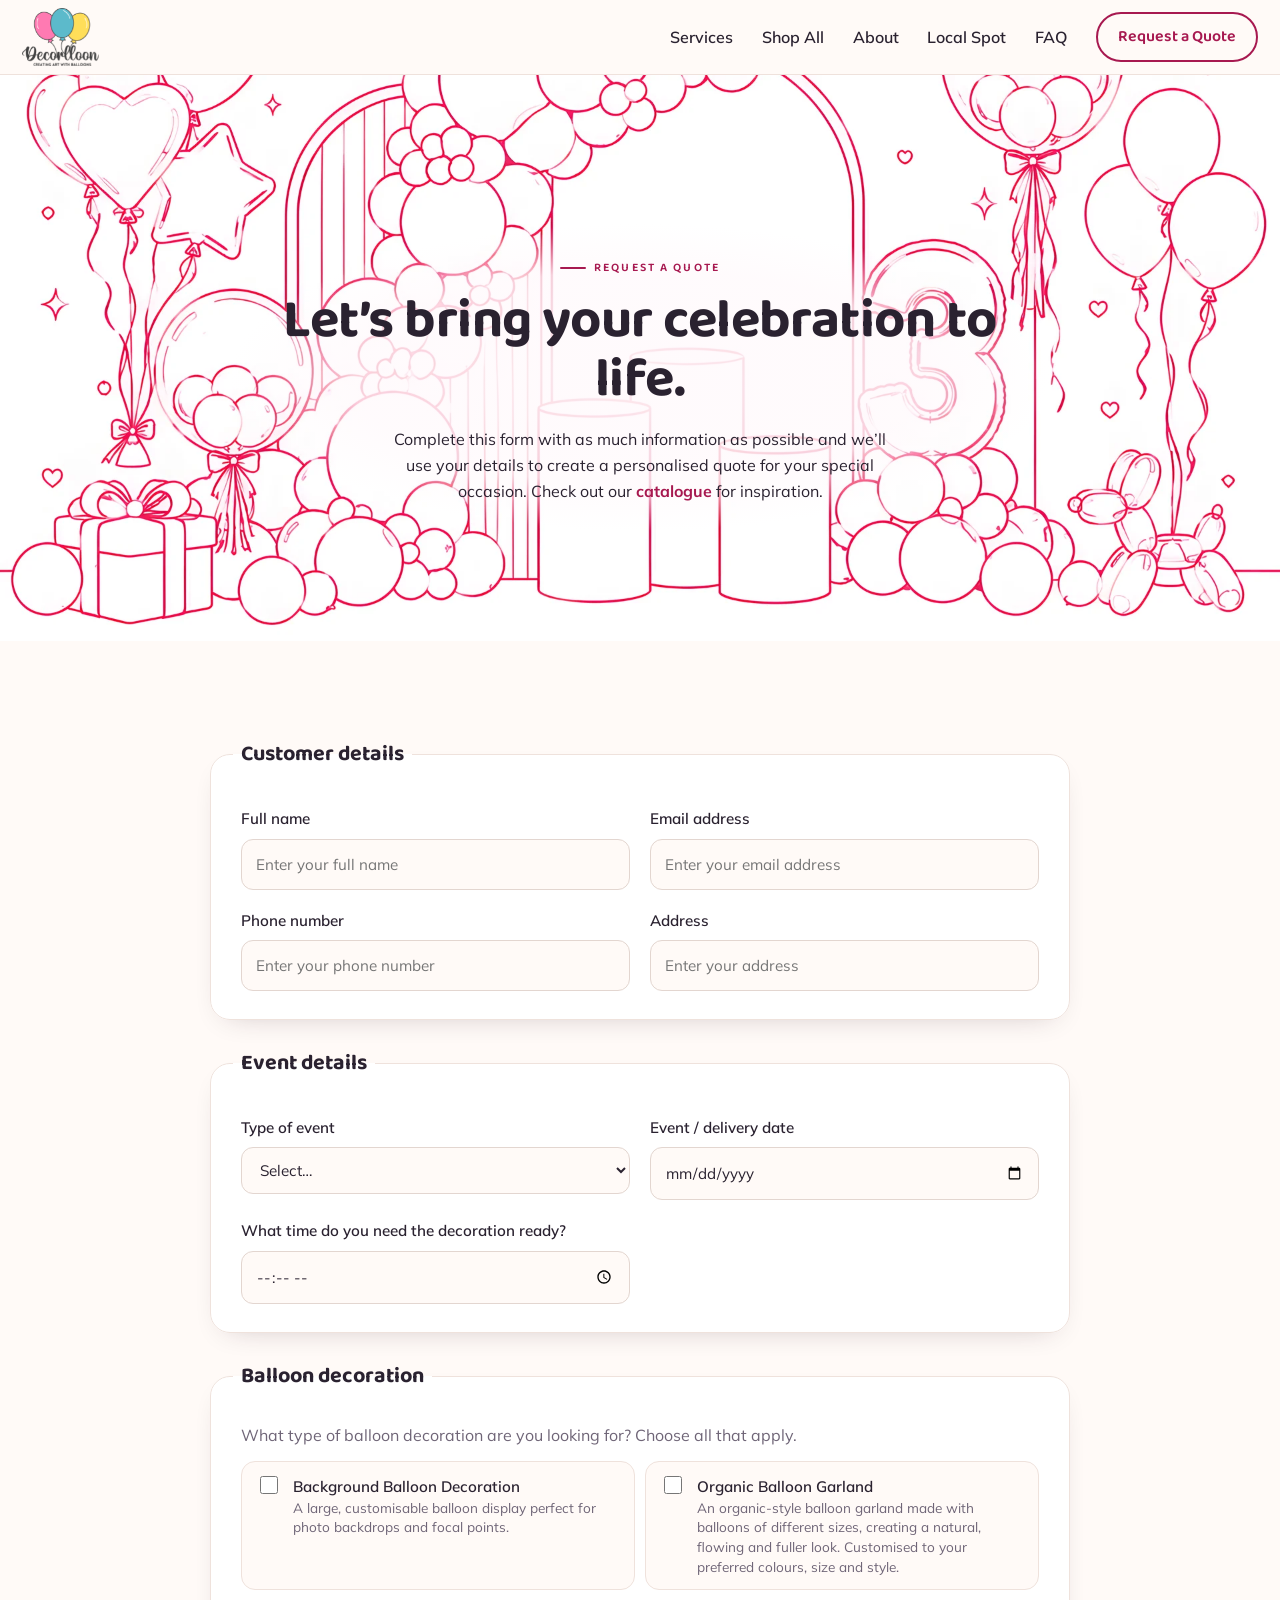
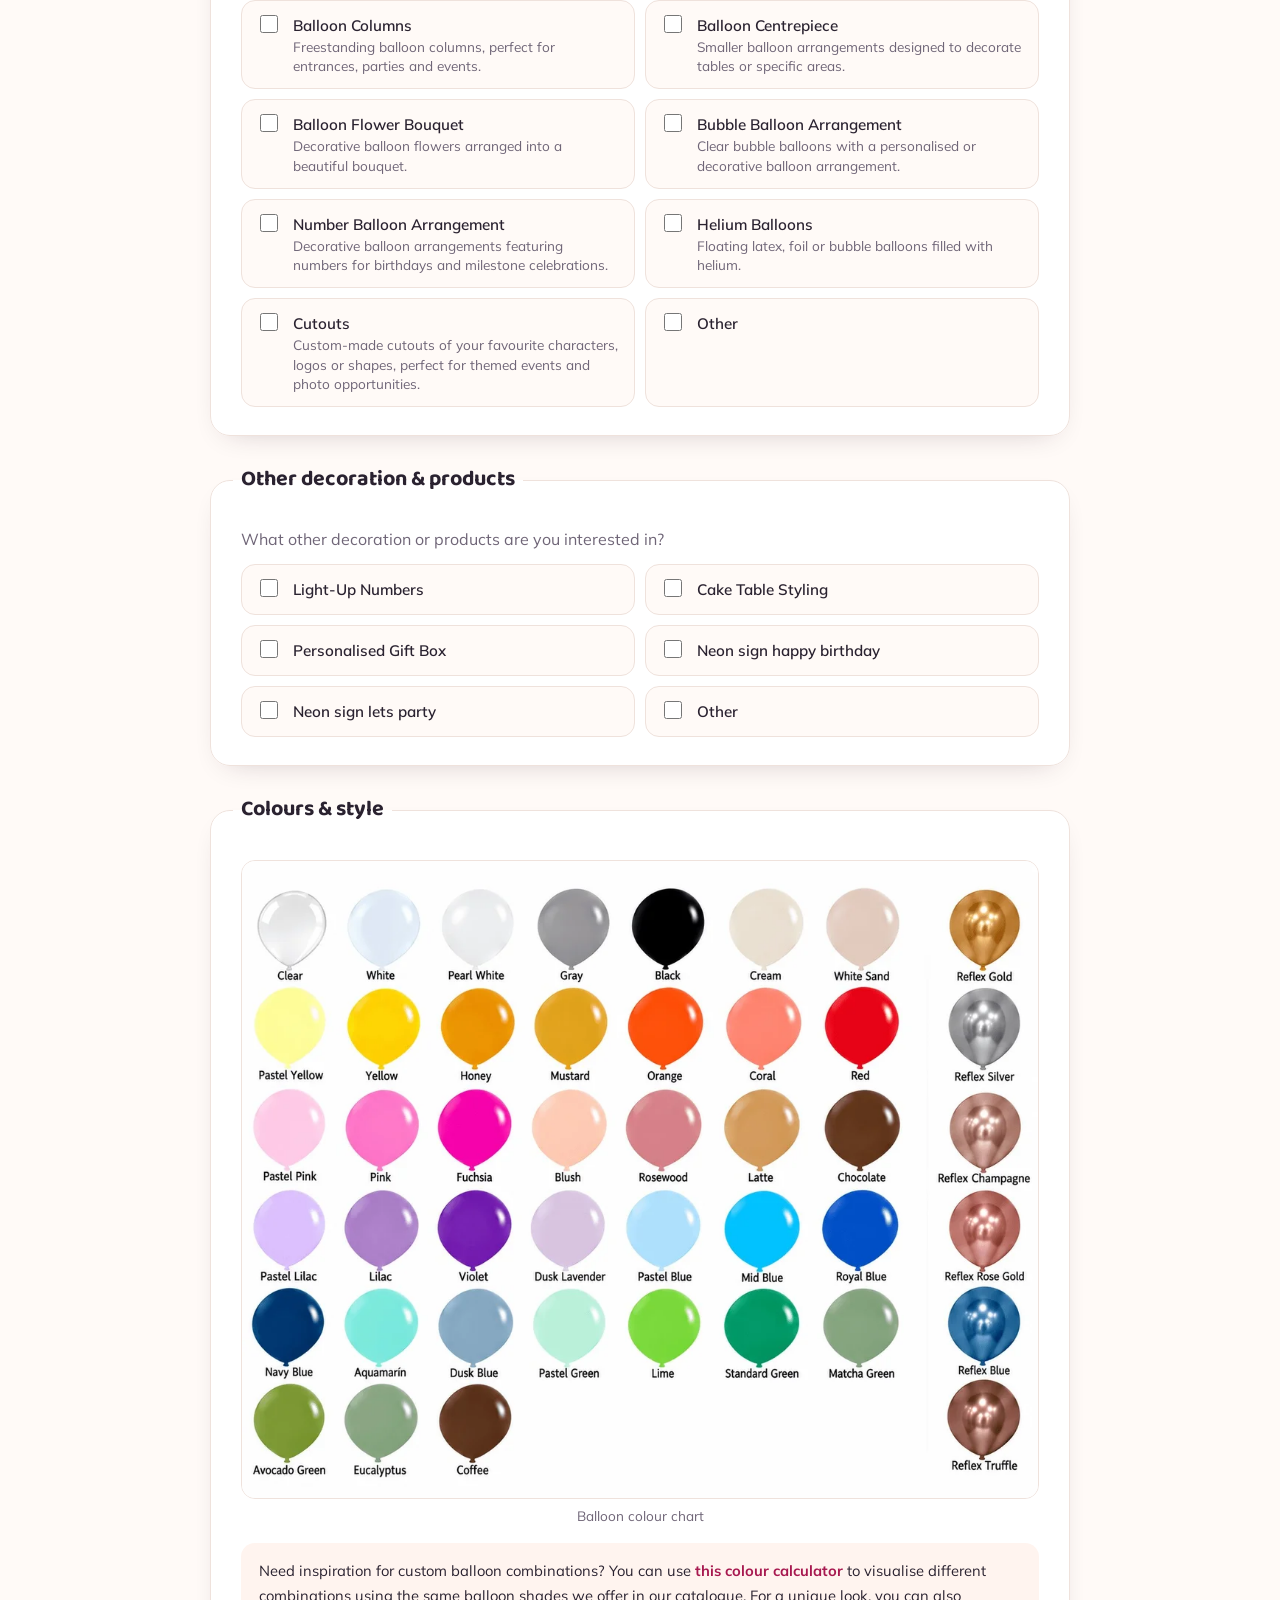
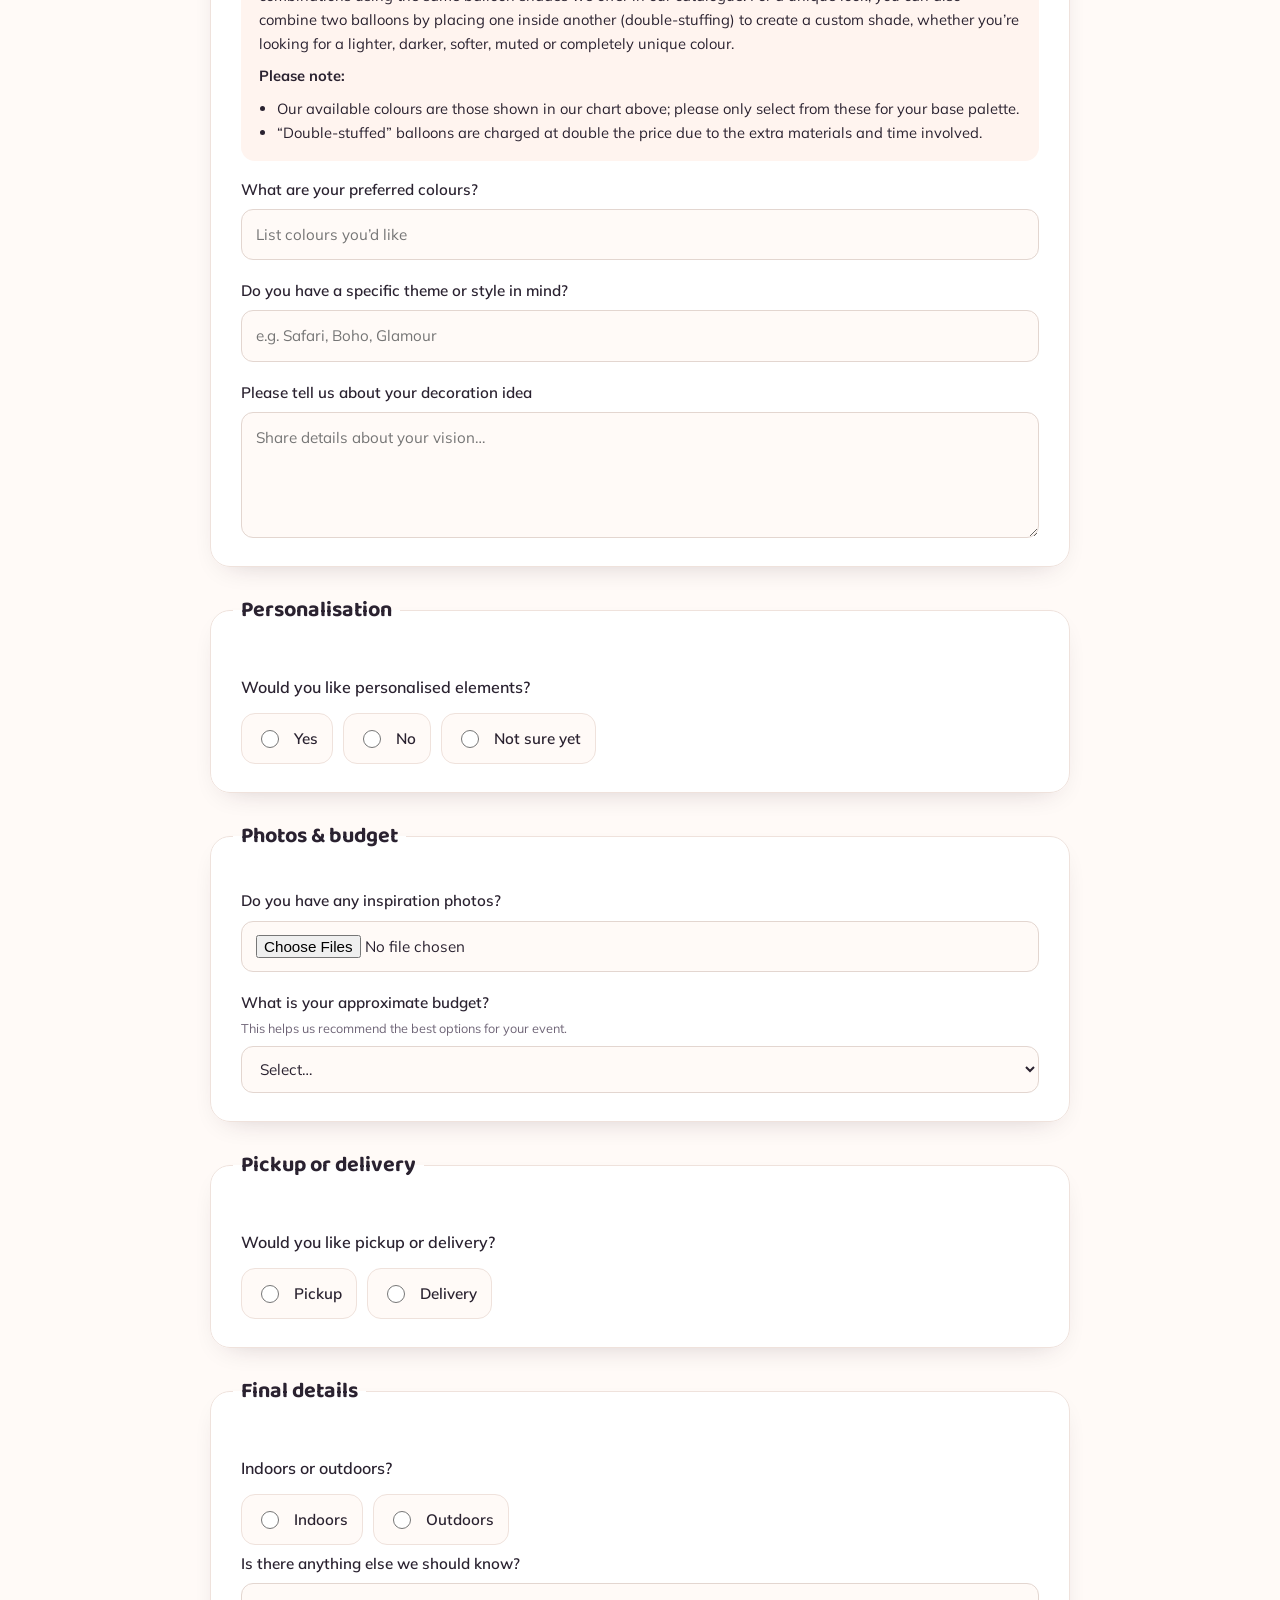
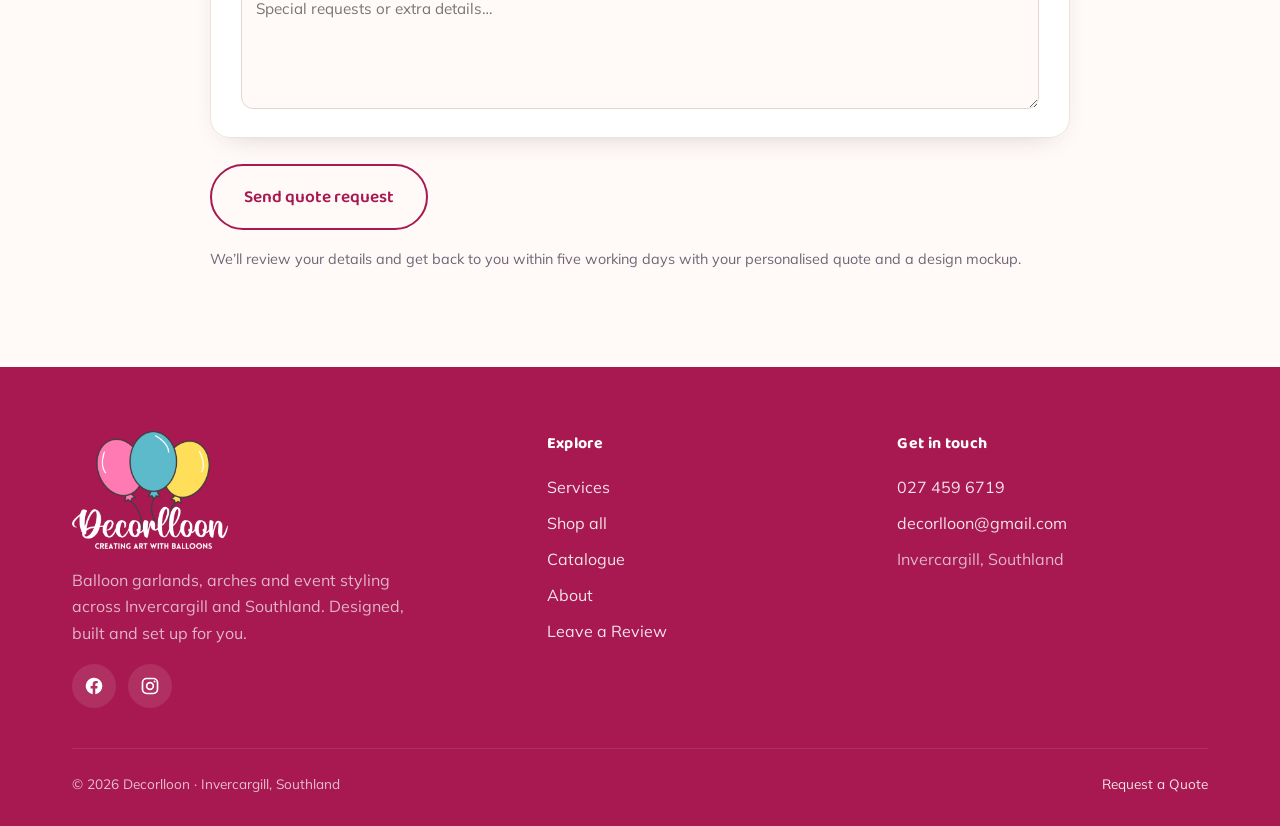
<file: quote.html>
<!DOCTYPE html>
<html lang="en-NZ">
<head>
<meta charset="UTF-8">
<meta name="viewport" content="width=device-width, initial-scale=1.0">
<title>Request a Quote | Decorlloon, Invercargill</title>
<meta name="description" content="Request a personalised balloon styling quote and design mockup from Decorlloon, Invercargill and Southland.">
<meta property="og:title" content="Decorlloon | Balloon Styling, Invercargill">
<meta property="og:description" content="Balloon garlands, arches and event styling across Invercargill and Southland. Designed, built and set up for you.">
<meta property="og:type" content="website">
<meta property="og:image" content="https://www.decorlloon.co.nz/images/decor-01.jpg">
<link rel="icon" href="favicon.ico" sizes="any">
<link rel="icon" href="favicon-32.png" type="image/png" sizes="32x32">
<link rel="icon" href="favicon-192.png" type="image/png" sizes="192x192">
<link rel="apple-touch-icon" href="apple-touch-icon.png">
<link rel="preconnect" href="https://fonts.googleapis.com">
<link rel="preconnect" href="https://fonts.gstatic.com" crossorigin>
<link href="https://fonts.googleapis.com/css2?family=Baloo+2:wght@500;600;700;800&family=Great+Vibes&family=Mulish:wght@400;500;600;700&display=swap" rel="stylesheet">
<link rel="stylesheet" href="styles.css">
</head>
<body class="quote-page">
<!-- Nav -->
<nav class="nav" id="nav">
  <a href="index.html" class="brand" aria-label="Decorlloon home"><img class="brand-logo brand-logo--light" src="images/logo-full-white.png" width="1000" height="756" alt="Decorlloon, creating art with balloons"><img class="brand-logo brand-logo--dark" src="images/logo-full-dark.png" width="1000" height="756" alt="" aria-hidden="true"></a>
  <div class="nav-links" id="navLinks">
    <div class="nav-panel-head"><img class="nav-panel-logo" src="images/logo-full-dark.png" width="1000" height="756" alt="Decorlloon, creating art with balloons"><button class="nav-close" id="navClose" type="button" aria-label="Close menu"><svg viewBox="0 0 24 24" width="22" height="22" fill="none" stroke="currentColor" stroke-width="2" stroke-linecap="round" aria-hidden="true"><path d="M6 6l12 12M18 6L6 18"/></svg></button></div>
    <a href="index.html#services">Services</a>
    <a href="index.html#shop">Shop All</a>
    <a href="index.html#about">About</a>
    <a href="index.html#local-spot">Local Spot</a>
    <a href="index.html#faq">FAQ</a>
    <a href="quote.html" class="btn btn--primary nav-cta">Request a Quote</a>
  </div>
  <button class="nav-toggle" id="navToggle" type="button" aria-label="Open menu" aria-expanded="false" aria-controls="navLinks"><span></span><span></span><span></span></button>
  <div class="nav-backdrop" id="navBackdrop" aria-hidden="true"></div>
</nav>


<main>
<header class="page-hero quote-hero">
  <div class="wrap">
    <div class="eyebrow">Request a quote</div>
    <h1>Let’s bring your celebration to life.</h1>
    <p>Complete this form with as much information as possible and we’ll use your details to create a personalised quote for your special occasion. Check out our <a href="https://canva.link/decorlloon-catalogue" target="_blank" rel="noopener">catalogue</a> for inspiration.</p>
  </div>
</header>

<section class="section section--cream">
  <div class="wrap">
    <form class="qform" id="qform" action="https://formsubmit.co/decorlloon@gmail.com" method="POST" enctype="multipart/form-data" novalidate>
      <input type="hidden" name="_subject" value="New quote request from the Decorlloon website">
      <input type="hidden" name="_template" value="table">
      <input type="hidden" name="_captcha" value="false">
      <input type="hidden" name="_next" value="https://www.decorlloon.co.nz/thanks.html">
      <input type="text" name="_honey" class="hp" tabindex="-1" autocomplete="off" aria-hidden="true">

      <fieldset><legend>Customer details</legend>
        <div class="qgrid">
          <label>Full name<input name="Full name" autocomplete="name" placeholder="Enter your full name" required></label>
          <label>Email address<input type="email" name="email" autocomplete="email" placeholder="Enter your email address" required></label>
          <label>Phone number<input type="tel" name="Phone" autocomplete="tel" placeholder="Enter your phone number" required></label>
          <label>Address<input name="Address" autocomplete="street-address" placeholder="Enter your address" required></label>
        </div>
      </fieldset>

      <fieldset><legend>Event details</legend>
        <div class="qgrid">
          <label>Type of event<select name="Event type" id="eventType" required><option value="">Select…</option><option>Birthday</option><option>21st Birthday</option><option>Baby Shower</option><option>Christening</option><option>Wedding</option><option>Anniversary</option><option>Engagement</option><option>Corporate Event</option><option>Other</option></select></label>
          <label class="cond" data-show="eventOther">Please specify your event type<input name="Event type (other)" placeholder="e.g. Graduation, School Event…" required></label>
          <label>Event / delivery date<input type="date" name="Event date" required></label>
          <label>What time do you need the decoration ready?<input type="time" name="Ready by" required></label>
        </div>
      </fieldset>

      <fieldset><legend>Balloon decoration</legend>
        <p class="qhint">What type of balloon decoration are you looking for? Choose all that apply.</p>
        <div class="choices" id="decorChoices" data-required-group><label class="choice"><input type="checkbox" name="Decoration type[]" value="Background Balloon Decoration" data-decor="Background Balloon Decoration"><span><b>Background Balloon Decoration</b><small>A large, customisable balloon display perfect for photo backdrops and focal points.</small></span></label><label class="choice"><input type="checkbox" name="Decoration type[]" value="Organic Balloon Garland" data-decor="Organic Balloon Garland"><span><b>Organic Balloon Garland</b><small>An organic-style balloon garland made with balloons of different sizes, creating a natural, flowing and fuller look. Customised to your preferred colours, size and style.</small></span></label><label class="choice"><input type="checkbox" name="Decoration type[]" value="Balloon Columns" data-decor="Balloon Columns"><span><b>Balloon Columns</b><small>Freestanding balloon columns, perfect for entrances, parties and events.</small></span></label><label class="choice"><input type="checkbox" name="Decoration type[]" value="Balloon Centrepiece" data-decor="Balloon Centrepiece"><span><b>Balloon Centrepiece</b><small>Smaller balloon arrangements designed to decorate tables or specific areas.</small></span></label><label class="choice"><input type="checkbox" name="Decoration type[]" value="Balloon Flower Bouquet" data-decor="Balloon Flower Bouquet"><span><b>Balloon Flower Bouquet</b><small>Decorative balloon flowers arranged into a beautiful bouquet.</small></span></label><label class="choice"><input type="checkbox" name="Decoration type[]" value="Bubble Balloon Arrangement" data-decor="Bubble Balloon Arrangement"><span><b>Bubble Balloon Arrangement</b><small>Clear bubble balloons with a personalised or decorative balloon arrangement.</small></span></label><label class="choice"><input type="checkbox" name="Decoration type[]" value="Number Balloon Arrangement" data-decor="Number Balloon Arrangement"><span><b>Number Balloon Arrangement</b><small>Decorative balloon arrangements featuring numbers for birthdays and milestone celebrations.</small></span></label><label class="choice"><input type="checkbox" name="Decoration type[]" value="Helium Balloons" data-decor="Helium Balloons"><span><b>Helium Balloons</b><small>Floating latex, foil or bubble balloons filled with helium.</small></span></label><label class="choice"><input type="checkbox" name="Decoration type[]" value="Cutouts" data-decor="Cutouts"><span><b>Cutouts</b><small>Custom-made cutouts of your favourite characters, logos or shapes, perfect for themed events and photo opportunities.</small></span></label><label class="choice"><input type="checkbox" name="Decoration type[]" value="Other" data-decor="Other"><span><b>Other</b></span></label></div>
        <p class="qerr" id="decorErr" hidden>Choose at least one type of decoration.</p>
        <div class="cond" data-show="cutouts">
          <p class="qq">Do you already have an image or reference for your cutout?</p>
          <div class="choices row"><label class="choice inline"><input type="radio" name="Cutout reference" value="Yes, I have an image or reference" required><span><b>Yes, I have an image or reference</b></span></label><label class="choice inline"><input type="radio" name="Cutout reference" value="No, I need help finding one"><span><b>No, I need help finding one</b></span></label></div>
          <div class="cond qgrid" data-show="cutoutYes">
            <label class="full">Please upload the image or reference in the highest quality available.<input type="file" name="attachment" accept="image/*,.pdf" required></label>
            <label class="full">Where did you find this image or reference?<input name="Cutout reference source" placeholder="Website, social media page, link or any other source" required></label>
          </div>
          <div class="cond qgrid" data-show="cutoutNo">
            <label class="full">What type of cutout are you looking for?<input name="Cutout type" placeholder="e.g. animal, cartoon character, person…" required></label>
            <label class="full">Please describe what you are looking for<textarea name="Cutout description" rows="3" placeholder="Describe the design, pose or style…" required></textarea></label>
          </div>
        </div>
        <div class="cond qgrid" data-show="decorOther">
          <label class="full">Please describe your decoration idea<input name="Decoration idea (other)" placeholder="Please describe your decoration idea" required></label>
          <label class="full">Add a photo or reference (optional)<input type="file" name="attachment" accept="image/*,.pdf"></label>
        </div>
      </fieldset>

      <fieldset><legend>Other decoration &amp; products</legend>
        <p class="qhint">What other decoration or products are you interested in?</p>
        <div class="choices"><label class="choice"><input type="checkbox" name="Other products[]" value="Light-Up Numbers" data-other="Light-Up Numbers"><span><b>Light-Up Numbers</b></span></label><label class="choice"><input type="checkbox" name="Other products[]" value="Cake Table Styling" data-other="Cake Table Styling"><span><b>Cake Table Styling</b></span></label><label class="choice"><input type="checkbox" name="Other products[]" value="Personalised Gift Box" data-other="Personalised Gift Box"><span><b>Personalised Gift Box</b></span></label><label class="choice"><input type="checkbox" name="Other products[]" value="Neon sign happy birthday" data-other="Neon sign happy birthday"><span><b>Neon sign happy birthday</b></span></label><label class="choice"><input type="checkbox" name="Other products[]" value="Neon sign lets party" data-other="Neon sign lets party"><span><b>Neon sign lets party</b></span></label><label class="choice"><input type="checkbox" name="Other products[]" value="Other" data-other="Other"><span><b>Other</b></span></label></div>
        <div class="cond qgrid" data-show="productsOther"><label class="full">Please describe your request<input name="Other products (describe)" placeholder="Type here…" required></label></div>
      </fieldset>

      <fieldset><legend>Colours &amp; style</legend>
        <figure class="chart"><a href="images/colour-chart-1920.webp" target="_blank" rel="noopener"><img src="images/colour-chart-1080.webp" srcset="images/colour-chart-1080.webp 1080w, images/colour-chart-1920.webp 1920w" sizes="(max-width:900px) 92vw, 800px" alt="Decorlloon balloon colour chart showing each standard and reflex balloon shade by name" width="1920" height="1537" loading="lazy"></a><figcaption>Balloon colour chart</figcaption></figure>
        <div class="qnote">
          <p>Need inspiration for custom balloon combinations? You can use <a href="https://www.sempertexeurope.com/en_GB/inspiration#calculator" target="_blank" rel="noopener">this colour calculator</a> to visualise different combinations using the same balloon shades we offer in our catalogue. For a unique look, you can also combine two balloons by placing one inside another (double-stuffing) to create a custom shade, whether you’re looking for a lighter, darker, softer, muted or completely unique colour.</p>
          <p><b>Please note:</b></p>
          <ul><li>Our available colours are those shown in our chart above; please only select from these for your base palette.</li><li>“Double-stuffed” balloons are charged at double the price due to the extra materials and time involved.</li></ul>
        </div>
        <div class="qgrid">
          <label class="full">What are your preferred colours?<input name="Preferred colours" placeholder="List colours you’d like" required></label>
          <label class="full">Do you have a specific theme or style in mind?<input name="Theme or style" placeholder="e.g. Safari, Boho, Glamour"></label>
          <label class="full">Please tell us about your decoration idea<textarea name="Decoration idea" id="ideaField" rows="4" placeholder="Share details about your vision…"></textarea></label>
        </div>
      </fieldset>

      <fieldset><legend>Personalisation</legend>
        <p class="qq">Would you like personalised elements?</p>
        <div class="choices row"><label class="choice inline"><input type="radio" name="Personalised elements" value="Yes" required><span><b>Yes</b></span></label><label class="choice inline"><input type="radio" name="Personalised elements" value="No"><span><b>No</b></span></label><label class="choice inline"><input type="radio" name="Personalised elements" value="Not sure yet"><span><b>Not sure yet</b></span></label></div>
        <div class="cond qgrid" data-show="personalYes"><label class="full">Please provide the name, age or wording you would like included<input name="Personalised wording" placeholder="Enter text here" required></label></div>
      </fieldset>

      <fieldset><legend>Photos &amp; budget</legend>
        <div class="qgrid">
          <label class="full">Do you have any inspiration photos?<input type="file" name="attachment" accept="image/*" multiple></label>
          <label class="full">What is your approximate budget?<small>This helps us recommend the best options for your event.</small><select name="Budget" required><option value="">Select…</option><option>Under $100</option><option>$100–$200</option><option>$200–$400</option><option>$400+</option><option>Not sure yet</option></select></label>
        </div>
      </fieldset>

      <fieldset><legend>Pickup or delivery</legend>
        <p class="qq">Would you like pickup or delivery?</p>
        <div class="choices row"><label class="choice inline"><input type="radio" name="Pickup or delivery" value="Pickup" required><span><b>Pickup</b></span></label><label class="choice inline"><input type="radio" name="Pickup or delivery" value="Delivery"><span><b>Delivery</b></span></label></div>
        <div class="cond qgrid" data-show="delivery">
          <label class="full">Delivery address<input name="Delivery address" placeholder="Enter delivery address" required></label>
          <label>Where will the decoration be set up?<select name="Setup location"><option value="">Select…</option><option>Private home</option><option>Event venue</option><option>Business / corporate venue</option><option>Other</option></select></label>
          <label>Earliest arrival time?<input type="time" name="Earliest arrival time" required></label>
        </div>
      </fieldset>

      <fieldset><legend>Final details</legend>
        <p class="qq">Indoors or outdoors?</p>
        <div class="choices row"><label class="choice inline"><input type="radio" name="Indoors or outdoors" value="Indoors" required><span><b>Indoors</b></span></label><label class="choice inline"><input type="radio" name="Indoors or outdoors" value="Outdoors"><span><b>Outdoors</b></span></label></div>
        <div class="qgrid"><label class="full">Is there anything else we should know?<textarea name="Anything else" rows="4" placeholder="Special requests or extra details…"></textarea></label></div>
      </fieldset>

      <p class="qerr" id="formErr" hidden>Please fill in the highlighted questions.</p>
      <p class="qerr" id="sizeErr" hidden>Your photos add up to more than 10 MB. Please send smaller images.</p>
      <button class="btn btn--primary btn--lg" type="submit" id="qsubmit">Send quote request</button>
      <p class="qsmall">We’ll review your details and get back to you within five working days with your personalised quote and a design mockup.</p>
    </form>
  </div>
</section>
</main>

<!-- Footer -->
<footer class="footer">
  <div class="wrap">
    <div class="footer-top">
      <div>
        <img class="footer-logo" src="images/logo-full-white.png" width="1000" height="756" alt="Decorlloon, creating art with balloons" loading="lazy">
        <p style="color:rgba(255,255,255,.68);max-width:34ch">Balloon garlands, arches and event styling across Invercargill and Southland. Designed, built and set up for you.</p>
        <div class="socials footer-socials">
          <a class="social-ic" href="https://www.facebook.com/Decorlloon/" target="_blank" rel="noopener" aria-label="Decorlloon on Facebook">
            <svg viewBox="0 0 24 24" fill="currentColor" aria-hidden="true"><path d="M22 12a10 10 0 1 0-11.56 9.88v-6.99H7.9V12h2.54V9.8c0-2.5 1.49-3.89 3.77-3.89 1.09 0 2.24.2 2.24.2v2.46h-1.26c-1.24 0-1.63.77-1.63 1.56V12h2.78l-.44 2.89h-2.34v6.99A10 10 0 0 0 22 12Z"/></svg>
          </a>
          <a class="social-ic" href="https://www.instagram.com/decorlloon/" target="_blank" rel="noopener" aria-label="Decorlloon on Instagram">
            <svg viewBox="0 0 24 24" fill="none" stroke="currentColor" stroke-width="2" stroke-linecap="round" stroke-linejoin="round" aria-hidden="true"><rect x="3" y="3" width="18" height="18" rx="5"/><circle cx="12" cy="12" r="4"/><circle cx="17.5" cy="6.5" r="1.2" fill="currentColor" stroke="none"/></svg>
          </a>
        </div>
      </div>
      <div>
        <h5>Explore</h5>
        <ul>
          <li><a href="index.html#services">Services</a></li>
          <li><a href="index.html#shop">Shop all</a></li>
          <li><a href="index.html#catalogue">Catalogue</a></li>
          <li><a href="index.html#about">About</a></li>
          <li><a href="https://www.google.com/search?q=Decorlloon+Invercargill" target="_blank" rel="noopener">Leave a Review</a></li>
        </ul>
      </div>
      <div>
        <h5>Get in touch</h5>
        <ul>
          <li><a href="tel:+64274596719">027 459 6719</a></li>
          <li><a href="mailto:decorlloon@gmail.com">decorlloon@gmail.com</a></li>
          <li><span style="color:rgba(255,255,255,.68)">Invercargill, Southland</span></li>
        </ul>
      </div>
    </div>
    <div class="footer-bottom">
      <span>© <span id="yr"></span> Decorlloon · Invercargill, Southland</span>
      <span><a href="quote.html">Request a Quote</a></span>
    </div>
  </div>
</footer>


<script>
  // Nav
  const nav=document.getElementById('nav');nav.classList.add('scrolled');
  document.getElementById('yr').textContent=new Date().getFullYear();
  document.getElementById('intro')?.remove();

  // A product picked in Shop all arrives as ?product=
  const product=new URLSearchParams(location.search).get('product');
  if(product){const f=document.getElementById('ideaField');f.value='I’m interested in: '+product+'\n';}

  // Show follow-up questions only when they apply. Hidden fields are disabled,
  // so they are neither required nor sent.
  const form=document.getElementById('qform');
  const val=n=>(form.querySelector(`[name="${n}"]:checked`)||{}).value;
  const has=(attr,v)=>!!form.querySelector(`[data-${attr}="${v}"]:checked`);
  const rules={
    eventOther:()=>document.getElementById('eventType').value==='Other',
    cutouts:()=>has('decor','Cutouts'),
    cutoutYes:()=>has('decor','Cutouts')&&val('Cutout reference')==='Yes, I have an image or reference',
    cutoutNo:()=>has('decor','Cutouts')&&val('Cutout reference')==='No, I need help finding one',
    decorOther:()=>has('decor','Other'),
    productsOther:()=>has('other','Other'),
    personalYes:()=>val('Personalised elements')==='Yes',
    delivery:()=>val('Pickup or delivery')==='Delivery',
  };
  function sync(){
    form.querySelectorAll('.cond').forEach(el=>{
      const on=rules[el.dataset.show]();el.hidden=!on;
      el.querySelectorAll(':scope > input, :scope > select, :scope > textarea, :scope > label input, :scope > label select, :scope > label textarea, :scope > .choices input').forEach(i=>i.disabled=!on);
    });
    // nested groups: a hidden parent disables everything inside it
    form.querySelectorAll('.cond[hidden] input, .cond[hidden] select, .cond[hidden] textarea').forEach(i=>i.disabled=true);
  }
  form.addEventListener('change',sync);sync();

  form.addEventListener('submit',e=>{
    sync();
    let ok=form.checkValidity();
    const decorOk=!!form.querySelector('[data-decor]:checked');
    document.getElementById('decorErr').hidden=decorOk; if(!decorOk) ok=false;
    let bytes=0; form.querySelectorAll('input[type=file]:not(:disabled)').forEach(i=>[...i.files].forEach(f=>bytes+=f.size));
    const sizeOk=bytes<=10*1024*1024; document.getElementById('sizeErr').hidden=sizeOk; if(!sizeOk) ok=false;
    form.classList.add('tried');
    document.getElementById('formErr').hidden=ok;
    if(!ok){e.preventDefault();const bad=form.querySelector(':invalid')||document.getElementById(decorOk?'sizeErr':'decorErr');bad?.scrollIntoView({behavior:'smooth',block:'center'});bad?.focus?.({preventScroll:true});return;}
    const b=document.getElementById('qsubmit');b.disabled=true;b.textContent='Sending…';
  });
</script>
<script src="script.js"></script>
</body>
</html>
</file>
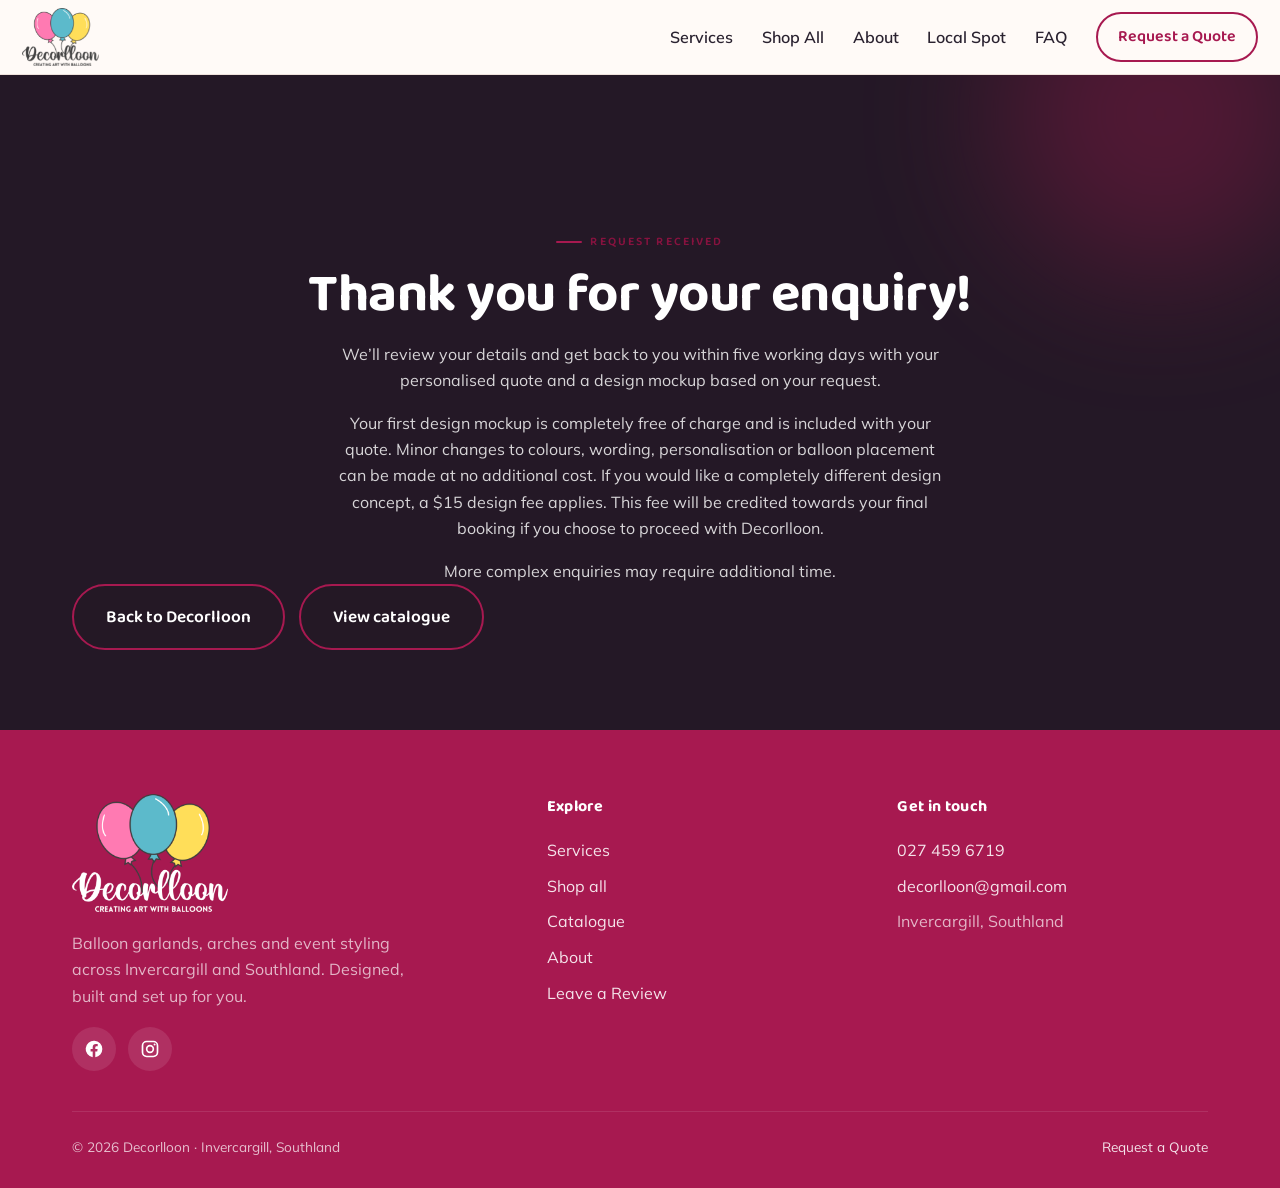
<file: thanks.html>
<!DOCTYPE html>
<html lang="en-NZ">
<head>
<meta charset="UTF-8">
<meta name="viewport" content="width=device-width, initial-scale=1.0">
<title>Thank you | Decorlloon</title>
<meta name="description" content="Request a personalised balloon styling quote and design mockup from Decorlloon, Invercargill and Southland.">
<meta property="og:title" content="Decorlloon | Balloon Styling, Invercargill">
<meta property="og:description" content="Balloon garlands, arches and event styling across Invercargill and Southland. Designed, built and set up for you.">
<meta property="og:type" content="website">
<meta property="og:image" content="https://www.decorlloon.co.nz/images/decor-01.jpg">
<link rel="icon" href="favicon.ico" sizes="any">
<link rel="icon" href="favicon-32.png" type="image/png" sizes="32x32">
<link rel="icon" href="favicon-192.png" type="image/png" sizes="192x192">
<link rel="apple-touch-icon" href="apple-touch-icon.png">
<link rel="preconnect" href="https://fonts.googleapis.com">
<link rel="preconnect" href="https://fonts.gstatic.com" crossorigin>
<link href="https://fonts.googleapis.com/css2?family=Baloo+2:wght@500;600;700;800&family=Great+Vibes&family=Mulish:wght@400;500;600;700&display=swap" rel="stylesheet">
<link rel="stylesheet" href="styles.css">
</head>
<body class="quote-page">
<!-- Nav -->
<nav class="nav" id="nav">
  <a href="index.html" class="brand" aria-label="Decorlloon home"><img class="brand-logo brand-logo--light" src="images/logo-full-white.png" width="1000" height="756" alt="Decorlloon, creating art with balloons"><img class="brand-logo brand-logo--dark" src="images/logo-full-dark.png" width="1000" height="756" alt="" aria-hidden="true"></a>
  <div class="nav-links" id="navLinks">
    <div class="nav-panel-head"><img class="nav-panel-logo" src="images/logo-full-dark.png" width="1000" height="756" alt="Decorlloon, creating art with balloons"><button class="nav-close" id="navClose" type="button" aria-label="Close menu"><svg viewBox="0 0 24 24" width="22" height="22" fill="none" stroke="currentColor" stroke-width="2" stroke-linecap="round" aria-hidden="true"><path d="M6 6l12 12M18 6L6 18"/></svg></button></div>
    <a href="index.html#services">Services</a>
    <a href="index.html#shop">Shop All</a>
    <a href="index.html#about">About</a>
    <a href="index.html#local-spot">Local Spot</a>
    <a href="index.html#faq">FAQ</a>
    <a href="quote.html" class="btn btn--primary nav-cta">Request a Quote</a>
  </div>
  <button class="nav-toggle" id="navToggle" type="button" aria-label="Open menu" aria-expanded="false" aria-controls="navLinks"><span></span><span></span><span></span></button>
  <div class="nav-backdrop" id="navBackdrop" aria-hidden="true"></div>
</nav>


<main>
<header class="page-hero quote-hero thanks">
  <div class="wrap">
    <div class="eyebrow">Request received</div>
    <h1>Thank you for your enquiry!</h1>
    <p>We’ll review your details and get back to you within five working days with your personalised quote and a design mockup based on your request.</p>
    <p>Your first design mockup is completely free of charge and is included with your quote. Minor changes to colours, wording, personalisation or balloon placement can be made at no additional cost. If you would like a completely different design concept, a $15 design fee applies. This fee will be credited towards your final booking if you choose to proceed with Decorlloon.</p>
    <p>More complex enquiries may require additional time.</p>
    <div class="hero-cta"><a class="btn btn--primary btn--lg" href="index.html">Back to Decorlloon</a><a class="btn btn--primary btn--lg" href="https://canva.link/decorlloon-catalogue" target="_blank" rel="noopener">View catalogue</a></div>
  </div>
</header>
</main>
<!-- Footer -->
<footer class="footer">
  <div class="wrap">
    <div class="footer-top">
      <div>
        <img class="footer-logo" src="images/logo-full-white.png" width="1000" height="756" alt="Decorlloon, creating art with balloons" loading="lazy">
        <p style="color:rgba(255,255,255,.68);max-width:34ch">Balloon garlands, arches and event styling across Invercargill and Southland. Designed, built and set up for you.</p>
        <div class="socials footer-socials">
          <a class="social-ic" href="https://www.facebook.com/Decorlloon/" target="_blank" rel="noopener" aria-label="Decorlloon on Facebook">
            <svg viewBox="0 0 24 24" fill="currentColor" aria-hidden="true"><path d="M22 12a10 10 0 1 0-11.56 9.88v-6.99H7.9V12h2.54V9.8c0-2.5 1.49-3.89 3.77-3.89 1.09 0 2.24.2 2.24.2v2.46h-1.26c-1.24 0-1.63.77-1.63 1.56V12h2.78l-.44 2.89h-2.34v6.99A10 10 0 0 0 22 12Z"/></svg>
          </a>
          <a class="social-ic" href="https://www.instagram.com/decorlloon/" target="_blank" rel="noopener" aria-label="Decorlloon on Instagram">
            <svg viewBox="0 0 24 24" fill="none" stroke="currentColor" stroke-width="2" stroke-linecap="round" stroke-linejoin="round" aria-hidden="true"><rect x="3" y="3" width="18" height="18" rx="5"/><circle cx="12" cy="12" r="4"/><circle cx="17.5" cy="6.5" r="1.2" fill="currentColor" stroke="none"/></svg>
          </a>
        </div>
      </div>
      <div>
        <h5>Explore</h5>
        <ul>
          <li><a href="index.html#services">Services</a></li>
          <li><a href="index.html#shop">Shop all</a></li>
          <li><a href="index.html#catalogue">Catalogue</a></li>
          <li><a href="index.html#about">About</a></li>
          <li><a href="https://www.google.com/search?q=Decorlloon+Invercargill" target="_blank" rel="noopener">Leave a Review</a></li>
        </ul>
      </div>
      <div>
        <h5>Get in touch</h5>
        <ul>
          <li><a href="tel:+64274596719">027 459 6719</a></li>
          <li><a href="mailto:decorlloon@gmail.com">decorlloon@gmail.com</a></li>
          <li><span style="color:rgba(255,255,255,.68)">Invercargill, Southland</span></li>
        </ul>
      </div>
    </div>
    <div class="footer-bottom">
      <span>© <span id="yr"></span> Decorlloon · Invercargill, Southland</span>
      <span><a href="quote.html">Request a Quote</a></span>
    </div>
  </div>
</footer>


<script>const nav=document.getElementById('nav');nav.classList.add('scrolled');document.getElementById('yr').textContent=new Date().getFullYear();document.getElementById('intro')?.remove();</script>
<script src="script.js"></script>
</body>
</html>
</file>
<file: styles.css>
/* ============================================================
   Decorlloon — Balloon styling, Invercargill
   Archetype: Fresh · Fonts: Baloo 2 + Mulish
   ============================================================ */

:root{
  --plum:#241826;          /* dark anchor */
  --plum-2:#2f2033;
  --ink:#2a2230;           /* body text on light */
  --muted:#6f6577;         /* secondary text */
  --bone:#fff4ef;          /* warm band */
  --cream:#fffaf7;         /* lightest band */
  --white:#ffffff;
  --line:#efe2dc;          /* hairlines */
  --accent:#a71950;        /* deep raspberry, from Yasna's mock-up (1 Oct 2026) */
  --accent-deep:#87123f;
  --accent-soft:#f6dde6;
  --gold:#ffb84d;          /* small confetti pop (decorative only) */
  --radius:20px;
  --radius-sm:14px;
  --shadow:0 18px 44px -22px rgba(48,20,40,.38);
  --shadow-soft:0 10px 30px -18px rgba(48,20,40,.30);
  --maxw:1180px;
  --ease:cubic-bezier(.22,.61,.36,1);
}

*{box-sizing:border-box}
html{scroll-behavior:smooth}
body{
  margin:0;
  font-family:"Mulish",system-ui,-apple-system,Segoe UI,Roboto,sans-serif;
  color:var(--ink);
  background:var(--cream);
  line-height:1.65;
  -webkit-font-smoothing:antialiased;
  overflow-x:hidden;
}
img{max-width:100%;display:block;image-orientation:from-image}
a{color:inherit;text-decoration:none}

h1,h2,h3,h4,.display{
  font-family:"Baloo 2",system-ui,sans-serif;
  font-weight:700;
  line-height:1.08;
  letter-spacing:-.01em;
  color:var(--plum);
  margin:0;
}
p{margin:0 0 1rem}

.wrap{max-width:var(--maxw);margin:0 auto;padding:0 22px}
.eyebrow{
  font-family:"Baloo 2",sans-serif;
  font-weight:600;
  text-transform:uppercase;
  letter-spacing:.18em;
  font-size:.74rem;
  color:var(--accent-deep);
  display:inline-flex;align-items:center;gap:.5rem;
  margin-bottom:.9rem;
}
.eyebrow::before{content:"";width:26px;height:2px;background:var(--accent);border-radius:2px}

.section{padding:96px 0}
.section--bone{background:var(--bone)}
.section--cream{background:var(--cream)}
.section--white{background:var(--white)}
.section-head{max-width:640px;margin-bottom:52px}
.section-head h2{font-size:clamp(2rem,4vw,2.9rem)}
.section-head p{color:var(--muted);font-size:1.06rem;margin-top:.6rem}

/* ---------- Buttons ---------- */
.btn{
  display:inline-flex;align-items:center;justify-content:center;gap:.55rem;
  font-family:"Baloo 2",sans-serif;font-weight:600;
  padding:.92rem 1.6rem;border-radius:999px;
  font-size:1rem;cursor:pointer;border:2px solid transparent;
  transition:transform .25s var(--ease),box-shadow .25s var(--ease),background .25s var(--ease),color .25s var(--ease);
  white-space:nowrap;
}
.btn--primary{background:transparent;color:var(--accent);border-color:var(--accent)}
.btn--primary:hover{background:var(--accent);color:#fff;transform:translateY(-3px);box-shadow:0 14px 28px -14px rgba(167,25,80,.55)}
.btn--ghost{background:rgba(255,255,255,.12);color:#fff;border-color:rgba(255,255,255,.55);backdrop-filter:blur(4px)}
.btn--ghost:hover{background:#fff;color:var(--plum);transform:translateY(-3px)}
.btn--dark{background:var(--plum);color:#fff}
.btn--dark:hover{background:var(--plum-2);transform:translateY(-3px)}
.btn--outline{background:transparent;color:var(--plum);border-color:var(--line)}
.btn--outline:hover{border-color:var(--accent);color:var(--accent-deep);transform:translateY(-3px)}
.btn--lg{padding:1.05rem 2rem;font-size:1.08rem}

/* ---------- Nav ---------- */
.nav{
  position:fixed;top:0;left:0;right:0;z-index:50;
  display:flex;align-items:center;justify-content:space-between;
  padding:16px 22px;transition:background .3s var(--ease),box-shadow .3s var(--ease),padding .3s var(--ease);
}
.nav::before{content:"";position:absolute;inset:0;z-index:-1;background:rgba(255,250,247,.94);-webkit-backdrop-filter:blur(12px);backdrop-filter:blur(12px);box-shadow:0 1px 0 var(--line);opacity:0;transition:opacity .3s var(--ease)}
.nav.scrolled{padding:8px 22px}
.nav.scrolled::before{opacity:1}
.brand{display:flex;align-items:center;gap:.6rem;font-family:"Baloo 2",sans-serif;font-weight:700;font-size:1.35rem;color:#fff;transition:color .3s}
.nav.scrolled .brand{color:var(--plum)}
.brand .dot{width:14px;height:18px;border-radius:50% 50% 50% 50%/60% 60% 40% 40%;background:var(--accent);position:relative;display:inline-block;box-shadow:0 0 0 3px rgba(167,25,80,.18)}
.brand .dot::after{content:"";position:absolute;bottom:-6px;left:50%;width:1px;height:6px;background:var(--accent);transform:translateX(-50%)}
.nav-links{display:flex;align-items:center;gap:1.8rem}
.nav-links a{font-weight:600;font-size:.95rem;color:rgba(255,255,255,.9);transition:color .25s}
.nav.scrolled .nav-links a{color:var(--ink)}
.nav-links a:hover{color:var(--accent)}
.nav-cta{font-family:"Baloo 2",sans-serif}
.nav-links .btn{padding:.6rem 1.25rem}
.nav-toggle{display:none;background:none;border:0;cursor:pointer;flex-direction:column;gap:5px}
.nav-toggle span{width:26px;height:2px;background:#fff;border-radius:2px;transition:.3s}
.nav.scrolled .nav-toggle span{background:var(--plum)}



/* ---------- Hero ---------- */
.hero{position:relative;min-height:100svh;display:flex;align-items:center;background:var(--plum);overflow:hidden}
.hero-slides{position:absolute;inset:0}
.hero-slide{position:absolute;inset:0;opacity:0;transition:opacity 1.4s ease;background-size:cover;background-position:center;filter:saturate(1.06) contrast(1.02)}
.hero-slide.active{opacity:1}
.hero::after{content:"";position:absolute;inset:0;background:linear-gradient(115deg,rgba(36,24,38,.82) 0%,rgba(36,24,38,.55) 48%,rgba(36,24,38,.35) 100%)}
.hero-inner{position:relative;z-index:3;padding:144px 22px 70px}
.hero h1{color:#fff;font-size:clamp(2.5rem,6.2vw,4.4rem);max-width:15ch}
.hero .eyebrow{color:#ffd0dd}
.hero .eyebrow::before{background:#ff89a9}
.hero-sub{color:rgba(255,255,255,.9);font-size:1.16rem;max-width:52ch;margin:1.3rem 0 2rem}
.hero-cta{display:flex;gap:.9rem;flex-wrap:wrap}

/* ---------- Trust strip ---------- */
.trust{background:var(--plum-2);padding:0}
.trust-grid{display:grid;grid-template-columns:repeat(3,1fr)}
.trust-item{display:flex;gap:1rem;align-items:flex-start;padding:34px 30px;border-right:1px solid rgba(255,255,255,.08)}
.trust-item:last-child{border-right:0}
.trust-item .ic{flex:0 0 auto;width:46px;height:46px;border-radius:14px;background:rgba(167,25,80,.16);display:grid;place-items:center;color:#ff89a9}
.trust-item h4{color:#fff;font-size:1.08rem;margin-bottom:.15rem}
.trust-item p{color:rgba(255,255,255,.68);font-size:.92rem;margin:0}
@media(max-width:760px){.trust-grid{grid-template-columns:1fr}.trust-item{border-right:0;border-bottom:1px solid rgba(255,255,255,.08)}}

/* ---------- Services ---------- */
.cards{display:grid;grid-template-columns:repeat(3,1fr);gap:24px}
.card{
  background:var(--white);border:1px solid var(--line);border-radius:var(--radius);
  padding:32px 28px;transition:transform .3s var(--ease),box-shadow .3s var(--ease),border-color .3s;
  position:relative;overflow:hidden;
}
.card::before{content:"";position:absolute;left:0;top:0;height:100%;width:4px;background:var(--accent);transform:scaleY(0);transform-origin:top;transition:transform .3s var(--ease)}
.card:hover{transform:translateY(-6px);box-shadow:var(--shadow);border-color:transparent}
.card:hover::before{transform:scaleY(1)}
.card .ic{width:54px;height:54px;border-radius:16px;background:var(--accent-soft);color:var(--accent-deep);display:grid;place-items:center;margin-bottom:18px}
.card h3{font-size:1.28rem;margin-bottom:.5rem}
.card p{color:var(--muted);font-size:.97rem;margin:0}
@media(max-width:900px){.cards{grid-template-columns:1fr 1fr}}
@media(max-width:600px){.cards{grid-template-columns:1fr}}

/* ---------- About ---------- */
.about{display:grid;grid-template-columns:1fr 1fr;gap:56px;align-items:center}
.about-media{position:relative}
.about-media img{width:100%;aspect-ratio:4/3;object-fit:cover;border-radius:var(--radius);box-shadow:var(--shadow);filter:saturate(1.05)}
.about-tag{position:absolute;left:-14px;bottom:-14px;background:var(--accent);color:#fff;font-family:"Baloo 2",sans-serif;font-weight:600;padding:.7rem 1.15rem;border-radius:14px;box-shadow:var(--shadow-soft);font-size:.95rem}
.checklist{list-style:none;padding:0;margin:1.4rem 0 1.8rem;display:grid;gap:.85rem}
.checklist li{display:flex;gap:.75rem;align-items:flex-start;font-weight:600;color:var(--ink)}
.checklist .tick{flex:0 0 auto;width:26px;height:26px;border-radius:50%;background:var(--accent-soft);color:var(--accent-deep);display:grid;place-items:center;font-size:.8rem}
@media(max-width:860px){.about{grid-template-columns:1fr;gap:40px}.about-media{order:-1}}

/* ---------- Crew ---------- */
.badge{display:inline-block;background:var(--accent-soft);color:var(--accent-deep);font-family:"Baloo 2",sans-serif;font-weight:600;font-size:.78rem;letter-spacing:.04em;padding:.35rem .85rem;border-radius:999px;margin-bottom:1rem}
.crew{display:grid;grid-template-columns:repeat(3,1fr);gap:24px}
.crew-card{background:var(--white);border:1px solid var(--line);border-radius:var(--radius);padding:34px 26px;text-align:center;transition:transform .3s var(--ease),box-shadow .3s var(--ease)}
.crew-card:hover{transform:translateY(-6px);box-shadow:var(--shadow)}
.avatar{width:80px;height:80px;border-radius:50%;margin:0 auto 16px;display:grid;place-items:center;background:var(--plum);color:#fff;font-family:"Baloo 2",sans-serif;font-weight:700;font-size:1.5rem;box-shadow:0 0 0 4px var(--cream),0 0 0 6px var(--accent)}
.crew-card h3{font-size:1.18rem}
.crew-card .role-sub{color:var(--accent-deep);font-weight:700;font-size:.86rem;letter-spacing:.03em;margin:.1rem 0 .7rem;font-family:"Baloo 2",sans-serif}
.crew-card p{color:var(--muted);font-size:.93rem;margin:0}
@media(max-width:800px){.crew{grid-template-columns:1fr}}

/* ---------- Gallery (masonry, natural aspect) ---------- */
.gallery{column-count:3;column-gap:18px}
.gallery img{width:100%;height:auto;display:block;border-radius:var(--radius-sm);margin-bottom:18px;break-inside:avoid;filter:saturate(1.05) contrast(1.02);transition:transform .35s var(--ease)}
.gallery img:hover{transform:scale(1.02)}
@media(max-width:820px){.gallery{column-count:2}}
@media(max-width:520px){.gallery{column-count:1}}

/* ---------- Reviews ---------- */
.reviews{display:grid;grid-template-columns:repeat(3,1fr);gap:24px}
.review-card{background:var(--white);border:1px solid var(--line);border-radius:var(--radius);padding:30px 28px;display:flex;flex-direction:column;gap:.9rem}
.stars{color:var(--gold);letter-spacing:2px;font-size:1.05rem}
.review-card p{font-style:italic;color:var(--ink);margin:0;font-size:1rem}
.review-who{display:flex;align-items:center;gap:.7rem;margin-top:auto}
.review-who .ra{width:40px;height:40px;border-radius:50%;background:var(--accent-soft);color:var(--accent-deep);display:grid;place-items:center;font-family:"Baloo 2",sans-serif;font-weight:700}
.review-who b{display:block;font-family:"Baloo 2",sans-serif;color:var(--plum)}
.review-who span{font-size:.85rem;color:var(--muted)}
@media(max-width:900px){.reviews{grid-template-columns:1fr}}

/* ---------- Review funnel banner ---------- */
.funnel{background:var(--plum);color:#fff;text-align:center;position:relative;overflow:hidden}
.funnel::before,.funnel::after{content:"";position:absolute;border-radius:50%;filter:blur(50px);opacity:.4}
.funnel::before{width:280px;height:280px;background:var(--accent);left:-60px;top:-90px}
.funnel::after{width:260px;height:260px;background:var(--gold);right:-60px;bottom:-100px;opacity:.28}
.funnel .wrap{position:relative;z-index:2}
.funnel h2{color:#fff;font-size:clamp(1.8rem,4vw,2.6rem);max-width:20ch;margin:0 auto}
.funnel .big-stars{font-size:2rem;color:var(--gold);letter-spacing:4px;margin:1rem 0 1.4rem}
.funnel p{color:rgba(255,255,255,.82);max-width:46ch;margin:0 auto 1.8rem}

/* ---------- Contact ---------- */
.contact-grid{display:grid;grid-template-columns:1.05fr .95fr;gap:48px;align-items:center}
.contact-media img{width:100%;aspect-ratio:4/3;object-fit:cover;border-radius:var(--radius);box-shadow:var(--shadow);filter:saturate(1.06)}
.contact-info h2{font-size:clamp(2rem,4vw,2.8rem)}
.contact-list{list-style:none;padding:0;margin:1.6rem 0 2rem;display:grid;gap:1.1rem}
.contact-list li{display:flex;gap:1rem;align-items:center}
.contact-list .ic{flex:0 0 auto;width:48px;height:48px;border-radius:14px;background:var(--accent-soft);color:var(--accent-deep);display:grid;place-items:center}
.contact-list b{font-family:"Baloo 2",sans-serif;color:var(--plum);display:block;font-size:1.05rem}
.contact-list span,.contact-list a{color:var(--muted);font-size:.96rem}
.contact-list a:hover{color:var(--accent-deep)}
.contact-buttons{display:flex;gap:.9rem;flex-wrap:wrap}
@media(max-width:860px){.contact-grid{grid-template-columns:1fr;gap:36px}.contact-media{order:-1}}

/* ---------- Footer ---------- */
.footer{background:var(--accent);color:rgba(255,255,255,.72);padding:64px 0 30px}
.footer-top{display:grid;grid-template-columns:1.4fr 1fr 1fr;gap:40px;padding-bottom:40px;border-bottom:1px solid rgba(255,255,255,.1)}
.footer .brand{color:#fff;margin-bottom:1rem}
.footer h5{font-family:"Baloo 2",sans-serif;color:#fff;font-size:1rem;margin:0 0 1rem;letter-spacing:.02em}
.footer ul{list-style:none;padding:0;margin:0;display:grid;gap:.6rem}
.footer a:hover{color:#fff}
.footer-bottom{display:flex;justify-content:space-between;align-items:center;gap:1rem;flex-wrap:wrap;padding-top:24px;font-size:.85rem}
.footer-bottom a{color:rgba(255,255,255,.72)}
.footer-bottom a:hover{color:#fff}
@media(max-width:760px){.footer-top{grid-template-columns:1fr;gap:28px}}


/* ---------- Scroll reveal ---------- */
.reveal{opacity:0;transform:translateY(26px);transition:opacity .7s var(--ease),transform .7s var(--ease)}
.reveal.in{opacity:1;transform:none}
.reveal.d1{transition-delay:.08s}.reveal.d2{transition-delay:.16s}.reveal.d3{transition-delay:.24s}

/* ---------- Sub-page hero ---------- */
.page-hero{background:var(--plum);color:#fff;padding:150px 0 80px;position:relative;overflow:hidden;text-align:center}
.page-hero::before{content:"";position:absolute;width:320px;height:320px;border-radius:50%;background:var(--accent);filter:blur(70px);opacity:.35;top:-120px;right:-40px}
.page-hero .wrap{position:relative;z-index:2}
.page-hero h1{color:#fff;font-size:clamp(2.2rem,5vw,3.4rem)}
.page-hero p{color:rgba(255,255,255,.82);max-width:52ch;margin:1rem auto 0}
.prose{max-width:760px;margin:0 auto}
.prose h2{font-size:1.5rem;margin:2.2rem 0 .7rem}
.prose p{color:var(--muted)}
.prose a{color:var(--accent-deep);font-weight:600}

@media(prefers-reduced-motion:reduce){
  *{animation:none!important;transition:none!important;scroll-behavior:auto!important}
  .reveal{opacity:1;transform:none}
  .hero-slide{opacity:0}.hero-slide.active{opacity:1}
}


/* ---------- Gallery lightbox ---------- */
.lightbox{position:fixed;inset:0;z-index:300;display:none;align-items:center;justify-content:center;padding:24px;background:rgba(28,12,24,.92);backdrop-filter:blur(6px)}
.lightbox.open{display:flex}
.lightbox-img{max-width:min(1000px,94vw);max-height:88vh;border-radius:var(--radius);box-shadow:0 30px 80px -20px rgba(0,0,0,.8)}
.lightbox-close{position:absolute;top:16px;right:22px;background:none;border:0;color:#fff;font-size:2.6rem;line-height:1;cursor:pointer;opacity:.85;transition:opacity .15s}
.lightbox-close:hover{opacity:1}

/* ---------- Pricing section ---------- */
.pricing-card{max-width:640px;margin:0 auto;text-align:center;background:var(--white);
  border:1px solid var(--line);border-radius:var(--radius);padding:clamp(34px,5vw,54px);box-shadow:var(--shadow-soft)}
.pricing-card h2{font-size:clamp(1.8rem,4vw,2.6rem);margin:.4rem 0 .7rem}
.pricing-card p{color:var(--muted);max-width:46ch;margin:0 auto 26px}
.pricing-card .btn{gap:.5rem}

/* ---------- Social icons ---------- */
.socials{display:flex;align-items:center;gap:12px;margin-top:22px;flex-wrap:wrap}
.socials-label{font-weight:700;font-size:.9rem;color:var(--plum);margin-right:2px}
.social-ic{width:44px;height:44px;border-radius:50%;display:grid;place-items:center;
  background:var(--accent-soft);color:var(--accent-deep);transition:transform .2s ease,background .2s ease,color .2s ease}
.social-ic:hover{background:var(--accent);color:#fff;transform:translateY(-2px)}
.social-ic svg{width:20px;height:20px}
.footer-socials{margin-top:18px}
.footer .footer-socials .social-ic{background:rgba(255,255,255,.1);color:#fff}
.footer .footer-socials .social-ic:hover{background:var(--accent);color:#fff}

/* ---------- Pricing preview (Canva embed) ---------- */
.pricing-head{text-align:center;max-width:620px;margin:0 auto 34px}
.pricing-head h2{font-size:clamp(1.9rem,4vw,2.7rem);margin:.4rem 0 .7rem}
.pricing-head p{color:var(--muted)}
.canva-preview{position:relative;width:100%;max-width:760px;margin:0 auto;height:0;padding-bottom:118%;
  border-radius:var(--radius);overflow:hidden;box-shadow:var(--shadow);border:1px solid var(--line);background:var(--bone)}
.canva-preview iframe{position:absolute;inset:0;width:100%;height:100%;border:0}
.pricing-cta{text-align:center;margin-top:28px}
@media(max-width:560px){.canva-preview{padding-bottom:135%}}

/* ---------- Hero social icons (light on dark hero) ---------- */
.hero-social{margin-top:28px}
.hero-social .socials-label{color:rgba(255,255,255,.88)}
.hero-social .social-ic{background:rgba(255,255,255,.15);color:#fff;backdrop-filter:blur(4px)}
.hero-social .social-ic:hover{background:var(--accent);color:#fff}
/* Shop and quote flow */
.nav-links>a{font-size:1rem}
.quick-actions{display:flex;flex-wrap:wrap;gap:10px;margin-top:24px}
.quick-action{display:inline-flex;align-items:center;gap:12px;padding:11px 16px;border:1px solid rgba(255,255,255,.35);border-radius:999px;color:#fff;text-transform:uppercase;letter-spacing:.08em;font-size:.72rem;font-weight:800;background:rgba(30,18,27,.28)}
.quick-action:hover{background:var(--pink);border-color:var(--pink);color:#21151b}
.shop-filters{display:flex;flex-wrap:wrap;gap:9px;margin:30px 0 34px}
.shop-filter{border:1px solid var(--line);background:transparent;color:var(--ink);border-radius:999px;padding:10px 15px;font:inherit;font-size:.82rem;cursor:pointer;transition:.2s}
.shop-filter:hover,.shop-filter.active{background:var(--ink);border-color:var(--ink);color:#fff}
.product-grid{display:grid;grid-template-columns:repeat(4,minmax(0,1fr));gap:20px}
.product-card{min-width:0}.product-card.is-hidden{display:none}.product-image{display:block;width:100%;padding:0;border:0;background:transparent;cursor:pointer;overflow:hidden;border-radius:18px}.product-image img{width:100%;aspect-ratio:1/1;object-fit:cover;display:block;transition:transform .35s}.product-image:hover img{transform:scale(1.04)}
.product-meta{display:grid;gap:5px;padding:14px 4px}.product-meta span{font-size:.73rem;letter-spacing:.12em;text-transform:uppercase;color:var(--muted)}.product-meta strong{font-size:1.05rem}.product-meta b{color:var(--accent);font-size:.9rem}
.faq-wrap{max-width:900px}.faq-list{border-top:1px solid var(--line)}.faq-list details{border-bottom:1px solid var(--line);padding:18px 0}.faq-list summary{font-size:1.15rem;font-weight:800;cursor:pointer}.faq-list p{color:var(--muted);max-width:65ch;margin:12px 0 0}
.quote-form{margin-top:56px;padding:34px;border-radius:22px;background:var(--ink);color:#fff;display:grid;grid-template-columns:.8fr 1.2fr;gap:32px}.quote-form h3{font-size:2rem;margin:8px 0}.quote-form p{color:rgba(255,255,255,.72)}.quote-fields{display:grid;grid-template-columns:1fr 1fr;gap:14px}.quote-fields label{display:grid;gap:6px;font-size:.8rem;text-transform:uppercase;letter-spacing:.08em;color:rgba(255,255,255,.7)}.quote-fields input,.quote-fields textarea{width:100%;border:1px solid rgba(255,255,255,.25);background:rgba(255,255,255,.08);border-radius:10px;padding:12px;color:#fff;font:inherit;text-transform:none;letter-spacing:0}.quote-fields .full{grid-column:1/-1}.quote-form>.btn{justify-self:start}
.product-modal{position:fixed;inset:0;display:grid;place-items:center;background:rgba(24,15,20,.72);padding:20px;z-index:50;opacity:0;pointer-events:none;transition:.25s}.product-modal.open{opacity:1;pointer-events:auto}.product-modal-card{position:relative;display:grid;grid-template-columns:minmax(0,1fr) minmax(260px,.8fr);max-width:820px;width:100%;background:var(--cream);border-radius:22px;overflow:hidden;box-shadow:0 25px 90px rgba(0,0,0,.3)}.product-modal-card>img{width:100%;height:100%;min-height:340px;object-fit:cover}.product-modal-copy{padding:34px;display:flex;flex-direction:column;align-items:flex-start;justify-content:center;gap:14px}.product-modal-copy h2{margin:0}.product-modal-copy strong{font-size:1.2rem;color:var(--accent)}.modal-close{position:absolute;right:14px;top:10px;border:0;background:#fff;border-radius:50%;width:36px;height:36px;font-size:1.5rem;line-height:1;cursor:pointer;z-index:1}
@media(max-width:900px){.product-grid{grid-template-columns:repeat(2,minmax(0,1fr))}.quote-form{grid-template-columns:1fr}.product-modal-card{grid-template-columns:1fr}.product-modal-card>img{max-height:300px}.nav-links>a{font-size:.9rem}}
@media(max-width:560px){.product-grid{grid-template-columns:1fr}.quote-fields{grid-template-columns:1fr}.quote-fields .full{grid-column:auto}.quick-actions{gap:7px}.quick-action{font-size:.64rem;padding:9px 12px}}
#crew{display:none}
.tally-embed{margin-top:38px;padding:32px;border:1px solid var(--line);border-radius:22px;background:#fff}.tally-embed p{color:var(--muted)}.tally-embed iframe{width:100%;min-height:720px;border:0;border-radius:14px;background:#fff}
.local-spot-grid{display:grid;grid-template-columns:.72fr 1.28fr;gap:28px;align-items:stretch}.local-spot-copy{padding:30px;border-radius:22px;background:#fff;display:flex;flex-direction:column;align-items:flex-start;justify-content:center}.piece-logo{width:100%;max-width:300px;aspect-ratio:16/9;object-fit:cover;border-radius:14px;margin-bottom:20px}.local-spot-copy h3{font-size:1.7rem;margin:0 0 8px}.local-spot-copy p{color:var(--muted);margin:0 0 22px}.local-map{display:block;border-radius:22px;overflow:hidden;min-height:100%;background:#fff}.local-map img{display:block;width:100%;height:100%;min-height:420px;object-fit:cover;transition:transform .35s}.local-map:hover img{transform:scale(1.025)}.local-photo-grid{display:grid;grid-template-columns:1fr 1fr;gap:20px;margin-top:20px}.local-photo-grid img{display:block;width:100%;height:320px;object-fit:cover;border-radius:20px}
@media(max-width:900px){.local-spot-grid{grid-template-columns:1fr}.local-map img{min-height:340px}}
@media(max-width:560px){.local-photo-grid{grid-template-columns:1fr}.local-photo-grid img{height:250px}}


/* ---------- Mock-up layout (Yasna, 1 Oct 2026) ---------- */
.section-head.center{text-align:center;margin-left:auto;margin-right:auto}
.section-head.center .eyebrow,.center-eyebrow{justify-content:center}
.occasions{display:grid;grid-template-columns:repeat(4,minmax(0,1fr));gap:26px}
.occasion{text-align:center}
.occasion img{width:100%;aspect-ratio:3/4;object-fit:cover;border-radius:var(--radius);box-shadow:var(--shadow-soft);display:block;margin-bottom:18px}
.occasion h3{font-size:1.12rem;margin:0 0 6px}
.occasion p{color:var(--muted);font-size:.95rem;margin:0 auto;max-width:28ch}
.complete{margin-top:84px;text-align:center}
.complete h3{font-size:clamp(1.7rem,3vw,2.2rem);margin:6px 0 6px}
.complete>p{color:var(--muted);margin:0 0 38px}
.complete-grid{display:grid;grid-template-columns:repeat(3,minmax(0,1fr));gap:30px;max-width:920px;margin:0 auto}
.complete-grid h4{font-size:1.12rem;margin:14px 0 6px}
.complete-grid p{color:var(--muted);font-size:.95rem;margin:0 auto;max-width:30ch}
.pill-ic{display:inline-grid;place-items:center;width:64px;height:64px;border-radius:50%;background:var(--accent-soft);color:var(--accent)}
.script-line{font-family:"Great Vibes",cursive;font-size:clamp(2rem,4.5vw,3.1rem);color:var(--ink);margin:72px 0 0;line-height:1.2}
.script-line span{color:var(--accent);font-family:inherit}
.local-photo-grid{grid-template-columns:1fr 1fr 1fr}
.local-products{margin:0;position:relative}
.local-products img{height:320px}
.local-products figcaption{position:absolute;left:14px;right:14px;bottom:14px;background:rgba(167,25,80,.86);color:#fff;font-size:.82rem;letter-spacing:.04em;text-align:center;padding:8px 12px;border-radius:999px}
.contact-info>p{color:var(--muted)}
.follow-wrap{padding-top:10px}
.follow{background:var(--accent);color:#fff;border-radius:28px;padding:30px 36px;display:grid;grid-template-columns:auto 1fr;align-items:center;gap:14px 30px}
.follow-label{font-size:.9rem;opacity:.85}
.follow-handle{font-family:"Baloo 2",sans-serif;font-weight:800;font-size:1.8rem;line-height:1}
.follow-links{display:flex;gap:12px;flex-wrap:wrap}
.follow-links a{display:inline-flex;align-items:center;gap:8px;background:rgba(255,255,255,.18);color:#fff;text-decoration:none;padding:9px 16px;border-radius:999px;font-weight:600;transition:background .2s var(--ease)}
.follow-links a:hover{background:rgba(255,255,255,.3)}
.follow-links svg{width:18px;height:18px}
.follow>p{grid-column:1/-1;margin:0;opacity:.92}
.footer-bottom{border-top-color:rgba(255,255,255,.22)}
.footer h5{color:#fff}
.footer a{color:rgba(255,255,255,.88)}
@media(max-width:980px){.occasions{grid-template-columns:repeat(2,minmax(0,1fr))}.local-photo-grid{grid-template-columns:1fr 1fr}}
@media(max-width:640px){.occasions{grid-template-columns:1fr 1fr;gap:18px}.complete-grid{grid-template-columns:1fr;gap:26px}.local-photo-grid{grid-template-columns:1fr}.local-products img{height:250px}.follow{grid-template-columns:1fr;padding:26px 22px}.complete{margin-top:60px}}

/* ---------- Quote form (replaces the Tally embed) ---------- */
.quote-page .nav{position:sticky}
.quote-hero{padding-top:150px}
.quote-hero p a{color:#ffd0dd;font-weight:700}
.quote-hero.thanks{min-height:72vh}
.quote-hero.thanks p{max-width:62ch}
.qform{max-width:860px;margin:0 auto;display:grid;gap:26px}
.qform fieldset{border:1px solid var(--line);background:#fff;border-radius:var(--radius);padding:28px 30px;margin:0;box-shadow:var(--shadow-soft)}
.qform legend{font-family:"Baloo 2",sans-serif;font-weight:700;font-size:1.35rem;color:var(--ink);padding:0 8px;margin-left:-8px}
.qgrid{display:grid;grid-template-columns:1fr 1fr;gap:18px 20px;margin-top:6px}
.qgrid .full,.qgrid.full{grid-column:1/-1}
.qform label{display:flex;flex-direction:column;gap:7px;font-weight:600;font-size:.95rem;color:var(--ink)}
.qform label small{font-weight:400;color:var(--muted);margin-top:-4px}
.qform input:not([type=checkbox]):not([type=radio]),.qform select,.qform textarea{font:inherit;font-weight:400;padding:12px 14px;border:1px solid #e3d6d0;border-radius:12px;background:var(--cream);color:var(--ink);width:100%}
.qform input[type=file]{padding:10px;background:#fff}
.qform input:focus,.qform select:focus,.qform textarea:focus{outline:2px solid var(--accent);outline-offset:1px;border-color:var(--accent)}
.qform.tried :invalid{border-color:#c62828;background:#fff6f6}
.qhint,.qq{margin:0 0 12px;color:var(--muted)}
.qq{color:var(--ink);font-weight:600;margin-top:18px}
.choices{display:grid;grid-template-columns:1fr 1fr;gap:10px}
.choices.row{display:flex;flex-wrap:wrap}
.choice{flex-direction:row!important;align-items:flex-start;gap:12px!important;padding:12px 14px;border:1px solid var(--line);border-radius:14px;cursor:pointer;background:var(--cream);transition:border-color .2s var(--ease),background .2s var(--ease)}
.choice.inline{align-items:center}
.choice:hover{border-color:var(--accent)}
.choice input{accent-color:var(--accent);width:18px;height:18px;margin-top:2px;flex:none}
.choice span{display:flex;flex-direction:column;gap:3px}
.choice b{font-weight:600}
.choice small{font-weight:400;color:var(--muted);font-size:.85rem;line-height:1.45}
.choice:has(input:checked){border-color:var(--accent);background:var(--accent-soft)}
.cond{margin-top:16px}
.cond[hidden]{display:none!important}
.chart{margin:4px 0 16px}
.chart img{width:100%;border-radius:14px;border:1px solid var(--line);display:block}
.chart figcaption{font-size:.85rem;color:var(--muted);margin-top:6px;text-align:center}
.qnote{background:var(--bone);border-radius:14px;padding:16px 18px;margin-bottom:16px;font-size:.92rem;color:var(--ink)}
.qnote p{margin:0 0 8px}.qnote ul{margin:0;padding-left:18px}.qnote a{color:var(--accent);font-weight:700}
.qerr{color:#c62828;font-weight:600;margin:6px 0 0}
.qsmall{color:var(--muted);font-size:.9rem;margin:-8px 0 0}
.hp{position:absolute!important;left:-9999px!important;width:1px;height:1px;opacity:0}
#qsubmit{justify-self:start}
@media(max-width:700px){.qgrid,.choices{grid-template-columns:1fr}.qform fieldset{padding:22px 18px}.quote-hero{padding-top:120px}}

.complete>.script-line{margin:72px 0 0}
@media(max-width:640px){.complete>.script-line{margin-top:48px}}
/* Catalogue: the box matches the A4 page shape so Canva has no black letterbox to show,
   framed in the dusty pink from Yasna's mock-up. */
.catalogue-frame{max-width:520px;margin:0 auto;background:#cf93a7;padding:16px;border-radius:22px;box-shadow:var(--shadow-soft)}
.catalogue-frame .canva-preview,.catalogue-frame .canva-preview{position:relative;height:auto;padding-bottom:0!important;max-width:none;aspect-ratio:1/1.4142;border-radius:10px;overflow:hidden;background:#fffaf2}
@media(max-width:640px){.catalogue-frame{padding:10px;border-radius:16px}}

/* ---------- Logo, buttons and mobile menu (Yasna's changes, 8 Oct 2026) ---------- */
/* Logo: no chip. White over the hero, her original dark grey once the bar turns light. */
.brand{position:relative;flex:none}
.brand-logo{display:block;height:74px;width:auto;transition:height .3s var(--ease),opacity .3s var(--ease)}
.brand-logo--dark{position:absolute;left:0;top:0;opacity:0}
.nav.scrolled .brand-logo{height:58px}
.nav.scrolled .brand-logo--light{opacity:0}
.nav.scrolled .brand-logo--dark{opacity:1}
.footer-logo{display:block;width:auto;height:118px;margin:0 0 1.1rem}

/* Outline buttons in the brand magenta; white lettering where they sit on a photo or dark band. */
.hero .btn--primary,.page-hero .btn--primary,.nav:not(.scrolled) .nav-links .nav-cta{color:#fff;border-color:var(--accent);background:rgba(36,24,38,.18)}
.hero .btn--primary:hover,.page-hero .btn--primary:hover,.nav:not(.scrolled) .nav-links .nav-cta:hover{background:var(--accent);color:#fff}
.nav.scrolled .nav-links a.nav-cta{color:var(--accent)}
.nav.scrolled .nav-links a.nav-cta:hover{color:#fff}
.nav-panel-head,.nav-close,.nav-backdrop{display:none}

@media(max-width:860px){
  .nav{padding:12px 18px}
  .nav.scrolled{padding:7px 18px}
  .brand-logo{height:58px}
  .nav.scrolled .brand-logo{height:48px}
  .nav-toggle{display:flex;padding:10px;margin-right:-10px}
  .nav-backdrop{display:block;position:fixed;inset:0;z-index:1;background:rgba(36,24,38,.45);opacity:0;visibility:hidden;transition:opacity .3s var(--ease),visibility .3s}
  .menu-open .nav-backdrop{opacity:1;visibility:visible}
  .nav-links{
    position:fixed;top:0;right:0;bottom:0;z-index:2;width:min(86vw,340px);height:100dvh;
    display:flex;flex-direction:column;align-items:stretch;justify-content:flex-start;gap:0;
    background:var(--cream);box-shadow:-18px 0 44px -24px rgba(48,20,40,.45);
    padding:18px 26px calc(28px + env(safe-area-inset-bottom));overflow-y:auto;overscroll-behavior:contain;
    transform:translateX(100%);visibility:hidden;transition:transform .38s var(--ease),visibility .38s;
  }
  .nav-links.open{transform:none;visibility:visible}
  .nav-panel-head{display:flex;align-items:center;justify-content:space-between;gap:12px;padding-bottom:16px;margin-bottom:10px;border-bottom:1px solid var(--accent-soft)}
  .nav-panel-logo{height:64px;width:auto;display:block}
  .nav-close{display:grid;place-items:center;width:44px;height:44px;border-radius:50%;border:1.5px solid var(--accent);background:transparent;color:var(--accent);cursor:pointer;transition:background .2s,color .2s}
  .nav-close:hover,.nav-close:focus-visible{background:var(--accent);color:#fff}
  .nav-links>a:not(.btn),.nav.scrolled .nav-links>a:not(.btn){display:block;color:var(--ink);font-family:"Baloo 2",sans-serif;font-weight:600;font-size:1.15rem;padding:13px 4px;border-bottom:1px solid var(--accent-soft)}
  .nav-links>a:not(.btn):hover{color:var(--accent)}
  .nav-links .nav-cta,.nav:not(.scrolled) .nav-links .nav-cta,.nav.scrolled .nav-links a.nav-cta{margin-top:26px;color:var(--accent);background:transparent;border-color:var(--accent);padding:.85rem 1.4rem;font-size:1.05rem}
  .nav-links .nav-cta:hover,.nav.scrolled .nav-links a.nav-cta:hover{background:var(--accent);color:#fff}
  .menu-open,.menu-open body{overflow:hidden}
  .hero-inner{padding:118px 22px 56px}
}
@media(max-width:560px){
  .hero h1{font-size:clamp(2.05rem,9.4vw,2.5rem);max-width:none}
  .hero-sub{font-size:1.02rem;margin:1rem 0 1.5rem}
  .hero-cta{gap:.6rem}
  .hero-cta .btn--lg{padding:.75rem 1.3rem;font-size:.98rem}
  .hero-social{margin-top:22px}
  .section{padding:68px 0}
  .section-head{margin-bottom:34px}
  .footer-logo{height:104px}
}
/* Mobile tidy-up: nothing wider than the screen, filters on one swipeable row, products two across. */
.local-spot-grid>*,.local-photo-grid>*{min-width:0}
@media(max-width:900px){.local-spot-grid{grid-template-columns:minmax(0,1fr)}}
@media(max-width:560px){
  .hero .eyebrow{letter-spacing:.12em;font-size:.7rem}
  .shop-filters{flex-wrap:nowrap;overflow-x:auto;margin:22px -22px 26px;padding:2px 22px 8px;scroll-snap-type:x proximity;scrollbar-width:none;-webkit-overflow-scrolling:touch}
  .shop-filters::-webkit-scrollbar{display:none}
  .shop-filter{flex:none;white-space:nowrap;scroll-snap-align:start}
  .product-grid{grid-template-columns:repeat(2,minmax(0,1fr));gap:14px}
  .product-meta{padding:10px 2px 4px;gap:3px}
  .product-meta span{font-size:.64rem;letter-spacing:.1em}
  .product-meta strong{font-size:.95rem;line-height:1.25}
  .product-meta b{font-size:.85rem}
  .local-spot-copy{padding:22px}
  .local-map img{min-height:260px}
}
@media(max-width:560px){.local-spot-copy .btn{white-space:normal;max-width:100%;text-align:center;padding:.85rem 1.3rem;font-size:1rem}}

/* Shop all: more colour, watercolour balloons either side (Yasna's design, 12 Oct 2026) */
.shop-section{position:relative;overflow:hidden;background:linear-gradient(180deg,#fff0f4 0%,#fff7f9 45%,var(--white) 100%)}
.shop-section .wrap{position:relative;z-index:1}
.shop-deco{position:absolute;top:34px;width:clamp(120px,13vw,190px);height:auto;pointer-events:none;z-index:0}
.shop-deco--left{left:clamp(4px,2.5vw,48px);transform:rotate(-6deg)}
.shop-deco--right{right:clamp(4px,2.5vw,48px);transform:rotate(6deg)}
.shop-title{color:var(--accent);letter-spacing:.06em}
.shop-section .section-head.center{max-width:620px}
.shop-section .shop-filters{justify-content:center}
.shop-filter{border:1.5px solid var(--accent);background:#fff;color:var(--accent);font-weight:700;font-size:.74rem;letter-spacing:.1em;text-transform:uppercase;padding:10px 18px}
.shop-filter:hover{background:var(--accent-soft,#fbe3ec);border-color:var(--accent);color:var(--accent)}
.shop-filter.active{background:var(--accent);border-color:var(--accent);color:#fff}
.shop-section .product-card{background:#fff;border-radius:20px;padding:10px;box-shadow:0 14px 34px -24px rgba(167,25,80,.45)}
.shop-section .product-meta{padding:12px 6px 6px}
.shop-empty{text-align:center;color:var(--muted);margin:10px auto 0;max-width:46ch}
.shop-empty a{color:var(--accent);font-weight:700}
@media(max-width:900px){.shop-deco{top:24px;width:96px;opacity:.9}}
@media(max-width:560px){.shop-deco{top:14px;width:62px}.shop-section .shop-filters{justify-content:flex-start}.shop-section .product-card{padding:7px;border-radius:16px}}

/* Request a quote: light, playful header with Yasna's balloon outline illustration (12 Oct 2026) */
.quote-page .quote-hero:not(.thanks){background:#fff7f9 url("images/quote-outline-1920.webp") center bottom/cover no-repeat;color:var(--ink);padding-bottom:110px}
.quote-page .quote-hero:not(.thanks)::before{display:none}
.quote-page .quote-hero:not(.thanks) .wrap{max-width:820px;padding:26px 28px;border-radius:28px;background:radial-gradient(closest-side,rgba(255,250,252,.94),rgba(255,250,252,.82) 70%,rgba(255,250,252,0))}
.quote-page .quote-hero:not(.thanks) h1{color:var(--ink)}
.quote-page .quote-hero:not(.thanks) p{color:var(--ink)}
.quote-page .quote-hero:not(.thanks) p a{color:var(--accent)}
.quote-page .quote-hero:not(.thanks) .eyebrow{color:var(--accent)}
@media(max-width:1100px){.quote-page .quote-hero:not(.thanks){background-image:url("images/quote-outline-1080.webp")}}
@media(max-width:700px){.quote-page .quote-hero:not(.thanks){background-size:auto 100%;padding-bottom:80px}.quote-page .quote-hero:not(.thanks) .wrap{padding:18px 16px;background:rgba(255,250,252,.88)}}
.product-image img{height:auto}

/* Shop all: small outline icon in each category button, as in Yasna's mock-up (13 Oct 2026) */
.shop-filter{display:inline-flex;align-items:center;gap:8px}
.shop-filter .sf-ic{width:26px;height:26px;flex:none;display:block}
@media(max-width:560px){.shop-filters{scroll-padding-inline:22px}.shop-filter{gap:7px;padding:8px 15px 8px 12px}.shop-filter .sf-ic{width:24px;height:24px}}
.product-modal-size{margin:-6px 0 0;font-size:.88rem;color:var(--muted)}
@media(min-width:1101px){
  .shop-section .shop-filters{display:grid;grid-template-columns:repeat(6,minmax(0,1fr));gap:12px;margin-top:34px}
  .shop-section .shop-filter{min-height:54px;padding:8px 10px;gap:6px;font-size:.68rem;letter-spacing:.06em;line-height:1.3}
  .shop-section .shop-filter span{flex:1;text-align:center}
  .shop-section .shop-filter .sf-ic{width:28px;height:28px}
}
/* Product details can now be long (Yasna's catalogue descriptions): let the dialog scroll on short screens */
.product-modal{display:flex;overflow-y:auto;overscroll-behavior:contain}
.product-modal-card{margin:auto}
.about-media img,.contact-media img,.chart img{height:auto}
/* Shop all: very tall product photos keep their top (the bubble or star) in view in the square card (13 Oct 2026) */
.product-image img.img-top{object-position:50% 0}
/* Shop all: package contents and notes in the product dialog, from Yasna's Background and Garland catalogue (4 Nov 2026) */
.product-modal-includes{margin:-4px 0 0;font-size:.88rem}
.product-modal-includes b{display:block;margin-bottom:4px}
.product-modal-includes ul{margin:0;padding-left:18px;display:grid;gap:3px}
.product-modal-note{margin:-4px 0 0;font-size:.82rem;font-style:italic;color:var(--muted)}
@media(min-width:1101px){.shop-section .shop-filters{grid-template-columns:repeat(7,minmax(0,1fr))}}
/* Local spot: the Piece of Cake logo opens pieceofcake.nz (5 Nov 2026) */
.piece-logo-link{display:block;width:100%;max-width:300px;margin-bottom:20px;border-radius:14px;transition:transform .25s,box-shadow .25s}
.piece-logo-link .piece-logo{display:block;margin-bottom:0}
.piece-logo-link:hover,.piece-logo-link:focus-visible{transform:translateY(-2px);box-shadow:0 12px 26px -16px rgba(167,25,80,.55)}
/* Shop all: a photo whose subject sits at the bottom (the jute rug) keeps it in view in the square card (5 Nov 2026) */
.product-image img.img-bottom{object-position:50% 100%}
/* Shop all: every product photo shows in full, no cropping. Photos that aren't square sit on a soft, blurred copy of themselves (Yasna, 10 Nov 2026) */
.product-image{position:relative;isolation:isolate;background:#fdf3f6}
.product-image::before{content:"";position:absolute;inset:-18px;z-index:-1;background:var(--fill,none) center/cover no-repeat;filter:blur(16px);opacity:.5}
.product-image img.img-full{object-fit:contain;object-position:50% 50%}
.product-modal-card>img{object-fit:contain;background:#f7edf1}
@media(max-width:900px){.product-modal-card>img{min-height:0;height:auto;max-height:min(58vh,460px)}}
/* Frames & structures: small styled-at-events photos in the corner of the product photo, and in the product details */
.styled-insets{position:absolute;right:7px;bottom:7px;height:30%;min-height:44px;max-height:92px;display:flex;gap:5px;pointer-events:none}
.product-image .styled-insets img{width:auto;height:100%;object-fit:contain;border:2px solid #fff;border-radius:9px;box-shadow:0 6px 16px -6px rgba(40,10,25,.55);background:#fff;transform:none}
.product-image:hover .styled-insets img{transform:none}
.styled-insets img+img{display:none}
@media(max-width:560px){.styled-insets{right:5px;bottom:5px;gap:4px;min-height:40px}.product-image .styled-insets img{border-radius:7px;border-width:1.5px}}
.product-modal-styled{margin:-4px 0 0;font-size:.88rem}
.product-modal-styled b{display:block;margin-bottom:6px}
.product-modal-thumbs{display:flex;flex-wrap:wrap;gap:8px}
.product-modal-thumbs button{padding:0;border:2px solid transparent;border-radius:10px;background:#fff;cursor:pointer;overflow:hidden;line-height:0}
.product-modal-thumbs button[aria-pressed="true"]{border-color:var(--accent)}
.product-modal-thumbs img{height:64px;width:auto;display:block}
/* Shop all: floating arrow back to the categories, shown while browsing the products */
.shop-filters{scroll-margin-top:84px}
.shop-top{position:fixed;right:18px;bottom:calc(18px + env(safe-area-inset-bottom));z-index:40;display:grid;place-items:center;width:48px;height:48px;border-radius:50%;background:var(--accent);color:#fff;box-shadow:0 10px 24px -8px rgba(167,25,80,.6);opacity:0;visibility:hidden;transform:translateY(12px);transition:opacity .25s,transform .25s,visibility .25s}
.shop-top.show{opacity:1;visibility:visible;transform:none}
.shop-top:hover,.shop-top:focus-visible{background:#8e1545}
.menu-open .shop-top,body:has(.product-modal.open) .shop-top,body:has(.lightbox.open) .shop-top{opacity:0;visibility:hidden}
@media(max-width:560px){.shop-top{right:14px;bottom:calc(14px + env(safe-area-inset-bottom));width:46px;height:46px}}
</file>
